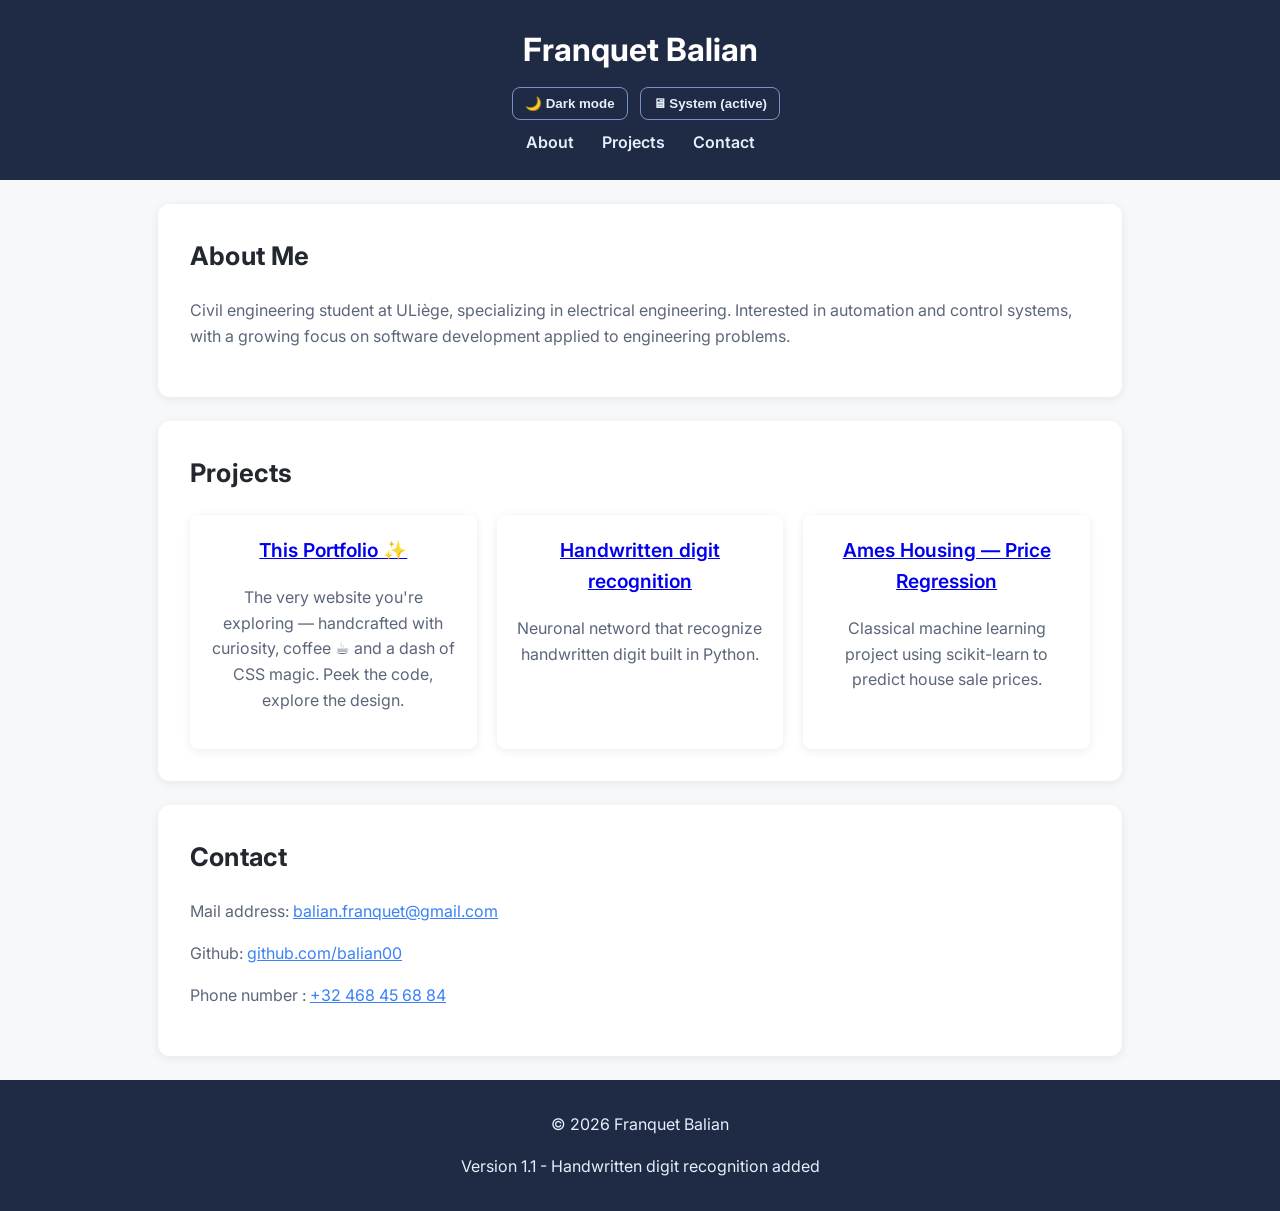
<file: index.html>
<!DOCTYPE html>
<html lang="en">
<head>
    <meta charset="UTF-8">
    <meta http-equiv="refresh" content="0; url=main/index.html">
    <meta name="viewport" content="width=device-width, initial-scale=1.0">
    <title>My Portfolio</title>
</head>
<body>
    <p>Redirecting to <a href="main/index.html">My Portfolio</a>...</p>
</body>
</html>
</file>
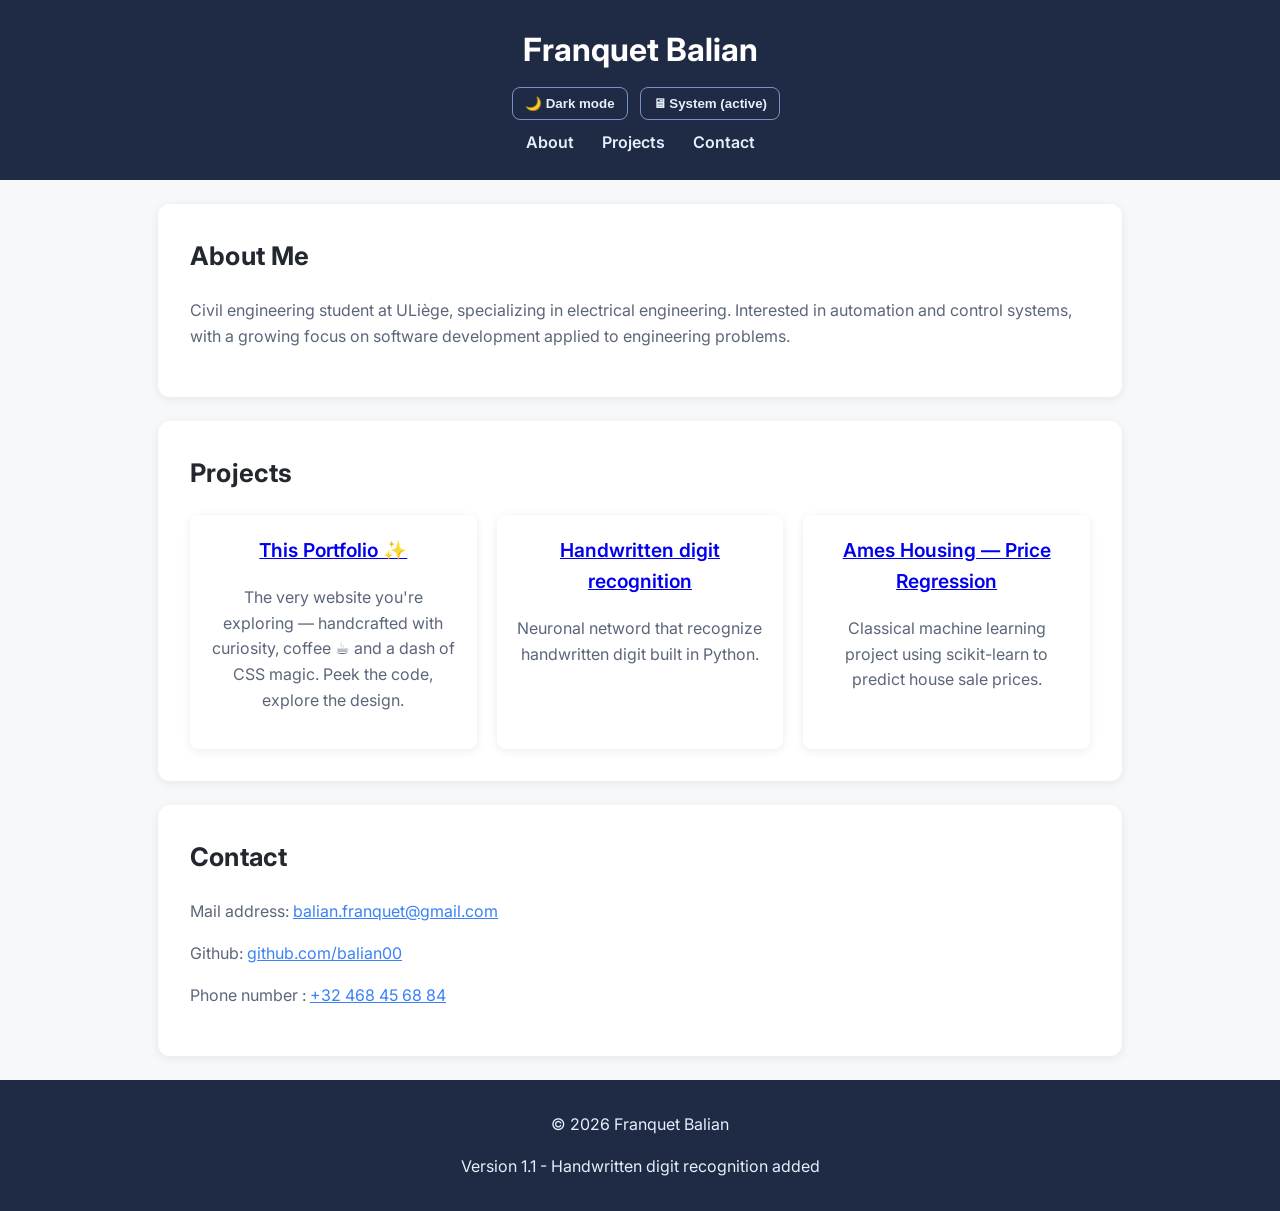
<file: main/index.html>
<!DOCTYPE html>
<html lang="en" data-theme="light">
<head>
    <meta charset="UTF-8">
    <meta name="viewport" content="width=device-width, initial-scale=1.0">
    <title>My Portfolio</title>
    <link rel="preconnect" href="https://fonts.googleapis.com">
    <link rel="preconnect" href="https://fonts.gstatic.com" crossorigin>
    <link href="https://fonts.googleapis.com/css2?family=Inter:wght@400;600;700&display=swap" rel="stylesheet">
    <link rel="stylesheet" href="style.css">
    <link id="favicon" rel="icon" href="light-theme_icon.png" type="image/png">
</head>
<body>
    <header>
                <h1>Franquet Balian</h1>
                <div class="theme-controls">
                    <button id="theme-toggle" aria-label="Toggle dark mode">🌙 Dark mode</button>
                    <button id="theme-system" aria-label="Use system theme">🖥 System</button>
                </div>
        <nav>
            <a href="#about">About</a>
            <a href="#projects">Projects</a>
            <a href="#contact">Contact</a>
        </nav>
    </header>

    <section id="about">
        <h2>About Me</h2>
        <p>Civil engineering student at ULiège, specializing in electrical engineering. Interested in automation and control systems, with a growing focus on software development applied to engineering problems.</p>
    </section>



    <section id="projects">
    <h2>Projects</h2>
    <div class="projects-grid">
        
        <div class="project">
        <h3><a href="../projects/portfolio.html">This Portfolio ✨</a></h3>
        <p>The very website you're exploring — handcrafted with curiosity, coffee ☕ and a dash of CSS magic. Peek the code, explore the design.</p>
        </div>
        <div class="project">
        <h3><a href="../projects/handwritten-digit-classifier.html">Handwritten digit recognition</a></h3>
        <p>Neuronal netword that recognize handwritten digit built in Python. </p>
        </div>
        <div class="project">
        <h3><a href="../projects/ames-housing-price-regression.html">Ames Housing — Price Regression</a></h3>
        <p>Classical machine learning project using scikit-learn to predict house sale prices.</p>
        </div>
    </div>
    </section>




    <section id="contact">
    <h2>Contact</h2>
    <p>Mail address: <a href="mailto:balian.franquet@gmail.com">balian.franquet@gmail.com</a></p>
    <p>Github: <a href="https://github.com/balian00" target="_blank" rel="noopener">github.com/balian00</a></p>
    <p>Phone number : <a href="tel:+32468456884">+32 468 45 68 84</a></p>
    </section>


    <footer>
        <p>&copy; 2026 Franquet Balian</p>
        <p> Version 1.1 - Handwritten digit recognition added </p>
    </footer>
    <script src="scrypt.js"></script>
</body>
</html>
</file>
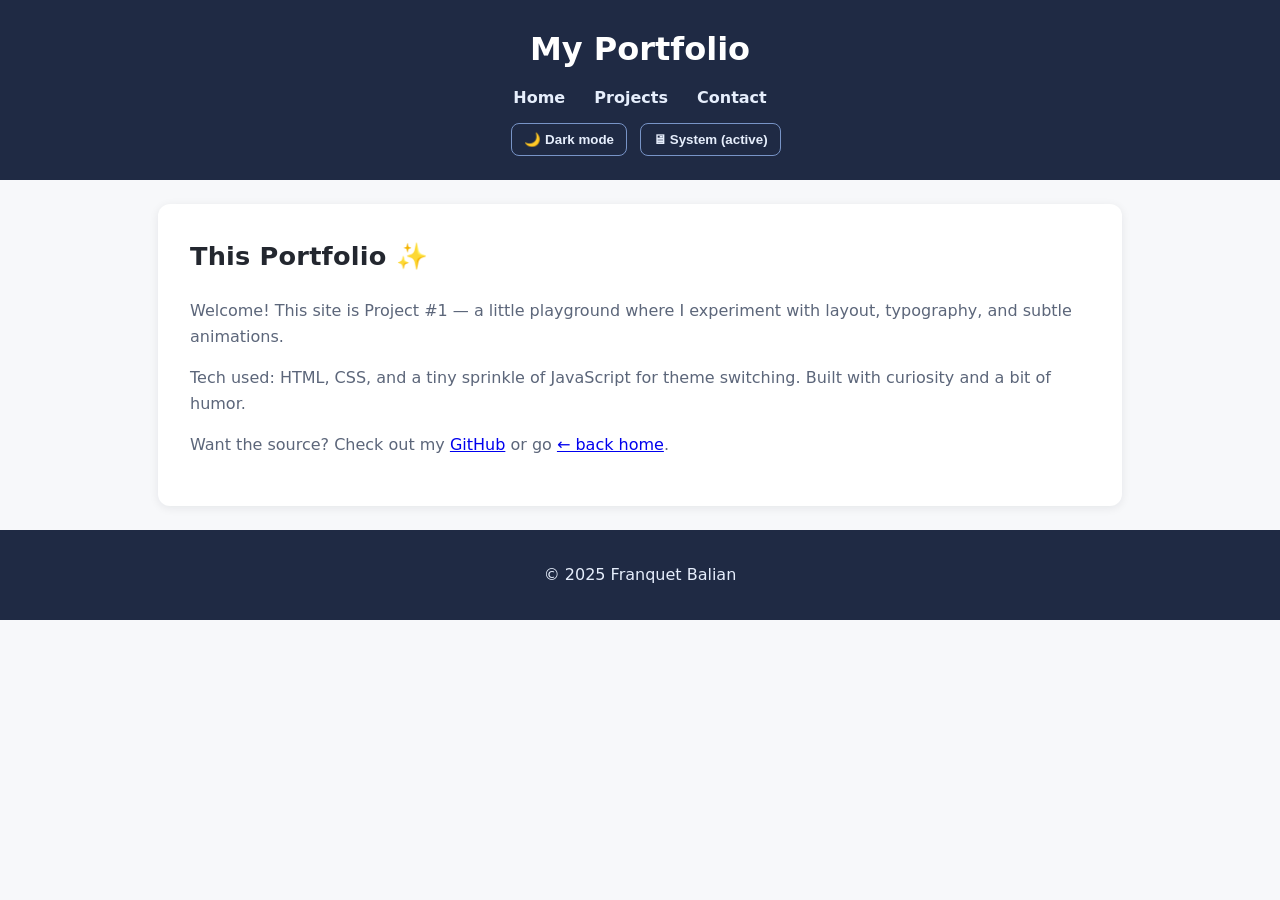
<file: project1.html>
<!DOCTYPE html>
<html lang="en">
<head>
    <meta charset="UTF-8">
    <meta name="viewport" content="width=device-width, initial-scale=1.0">
    <title>This Portfolio — Franquet Balian</title>
    <link rel="stylesheet" href="style.css">
    <script src="scrypt.js" defer></script>
</head>
<body>
    <header>
        <h1>My Portfolio</h1>
        <nav>
            <a href="index.html">Home</a>
            <a href="#projects">Projects</a>
            <a href="#contact">Contact</a>
        </nav>
        <div class="theme-controls">
            <button id="theme-toggle" aria-label="Toggle dark mode">🌙 Dark mode</button>
            <button id="theme-system" aria-label="Use system theme">🖥 System</button>
        </div>
    </header>

    <section>
        <h2>This Portfolio ✨</h2>
        <p>Welcome! This site is Project #1 — a little playground where I experiment with layout, typography, and subtle animations.</p>
        <p>Tech used: HTML, CSS, and a tiny sprinkle of JavaScript for theme switching. Built with curiosity and a bit of humor.</p>
        <p>Want the source? Check out my <a href="https://github.com/balian00" target="_blank" rel="noopener">GitHub</a> or go <a href="index.html">← back home</a>.</p>
    </section>

    <footer>
        <p>&copy; 2025 Franquet Balian</p>
    </footer>
</body>
</html>
</file>
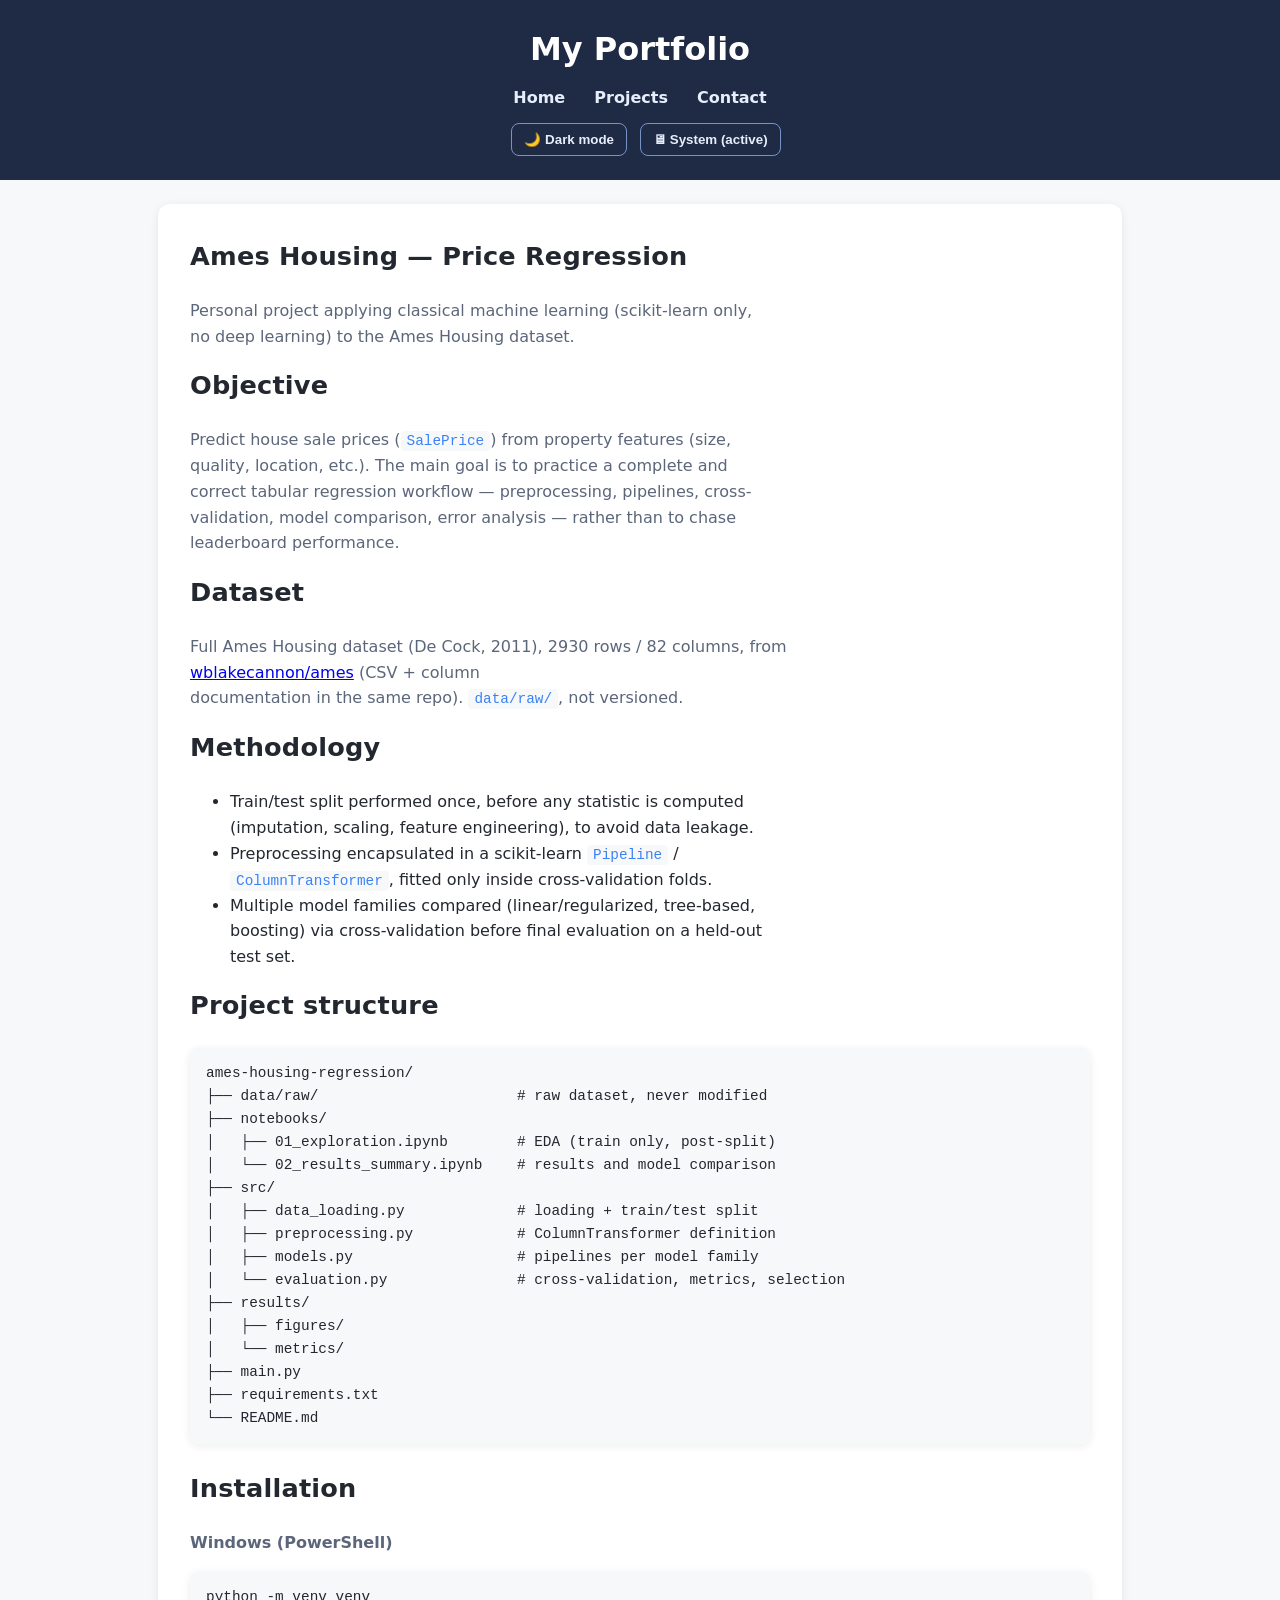
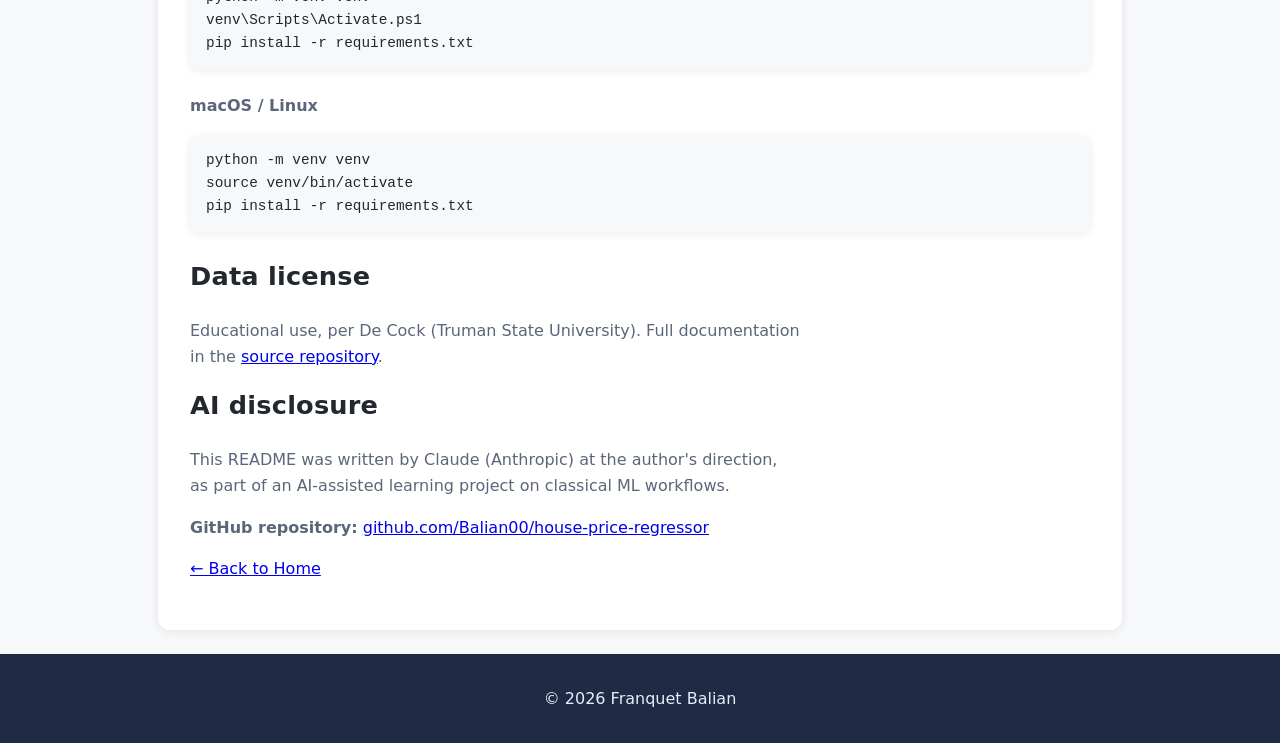
<file: projects/ames-housing-price-regression.html>
<!DOCTYPE html>
<html lang="en">
<head>
    <meta charset="UTF-8">
    <meta name="viewport" content="width=device-width, initial-scale=1.0">
    <title>Ames Housing — Price Regression</title>
    <link rel="stylesheet" href="../main/style.css">
    <script src="../main/scrypt.js" defer></script>
</head>
<body>
    <header>
        <h1>My Portfolio</h1>
        <nav>
            <a href="../main/index.html">Home</a>
            <a href="../main/index.html#projects">Projects</a>
            <a href="#contact">Contact</a>
        </nav>
        <div class="theme-controls">
            <button id="theme-toggle" aria-label="Toggle dark mode">🌙 Dark mode</button>
            <button id="theme-system" aria-label="Use system theme">🖥 System</button>
        </div>
    </header>

    <main>
        <section id="projects">
            <h2>Ames Housing — Price Regression</h2>
<p>Personal project applying classical machine learning (scikit-learn only,
<br>
no deep learning) to the Ames Housing dataset.</p>
<h2 id="user-content-objective">Objective</h2>
<p>Predict house sale prices (<code>SalePrice</code>) from property features (size,
<br>
quality, location, etc.). The main goal is to practice a complete and
<br>
correct tabular regression workflow — preprocessing, pipelines, cross-
<br>
validation, model comparison, error analysis — rather than to chase
<br>
leaderboard performance.</p>
<h2 id="user-content-dataset">Dataset</h2>
<p>Full Ames Housing dataset (De Cock, 2011), 2930 rows / 82 columns, from
<br>
<a href="https://github.com/wblakecannon/ames">wblakecannon/ames</a> (CSV + column
<br>
documentation in the same repo). <code>data/raw/</code>, not versioned.</p>
<h2 id="user-content-methodology">Methodology</h2>
<ul>
<li>Train/test split performed once, before any statistic is computed
<br>
(imputation, scaling, feature engineering), to avoid data leakage.</li>
<li>Preprocessing encapsulated in a scikit-learn <code>Pipeline</code> /
<br>
<code>ColumnTransformer</code>, fitted only inside cross-validation folds.</li>
<li>Multiple model families compared (linear/regularized, tree-based,
<br>
boosting) via cross-validation before final evaluation on a held-out
<br>
test set.</li>
</ul>
<h2 id="user-content-project-structure">Project structure</h2>
<pre><code>ames-housing-regression/
├── data/raw/                       # raw dataset, never modified
├── notebooks/
│   ├── 01_exploration.ipynb        # EDA (train only, post-split)
│   └── 02_results_summary.ipynb    # results and model comparison
├── src/
│   ├── data_loading.py             # loading + train/test split
│   ├── preprocessing.py            # ColumnTransformer definition
│   ├── models.py                   # pipelines per model family
│   └── evaluation.py               # cross-validation, metrics, selection
├── results/
│   ├── figures/
│   └── metrics/
├── main.py
├── requirements.txt
└── README.md
</code></pre>
<h2 id="user-content-installation">Installation</h2>
<p><strong>Windows (PowerShell)</strong></p>
<pre><code class="language-powershell">python -m venv venv
venv\Scripts\Activate.ps1
pip install -r requirements.txt
</code></pre>
<p><strong>macOS / Linux</strong></p>
<pre><code class="language-bash">python -m venv venv
source venv/bin/activate
pip install -r requirements.txt
</code></pre>
<h2 id="user-content-data-license">Data license</h2>
<p>Educational use, per De Cock (Truman State University). Full documentation
<br>
in the <a href="https://github.com/wblakecannon/ames">source repository</a>.</p>
<h2 id="user-content-ai-disclosure">AI disclosure</h2>
<p>This README was written by Claude (Anthropic) at the author's direction,
<br>
as part of an AI-assisted learning project on classical ML workflows.</p>
<p><strong>GitHub repository:</strong>
<a href="https://github.com/Balian00/house-price-regressor" target="_blank" rel="noopener noreferrer">github.com/Balian00/house-price-regressor</a></p>

            <p><a href="../main/index.html">← Back to Home</a></p>
        </section>
    </main>

    <footer id="contact">
        <p>&copy; 2026 Franquet Balian</p>
    </footer>
</body>
</html>
</file>
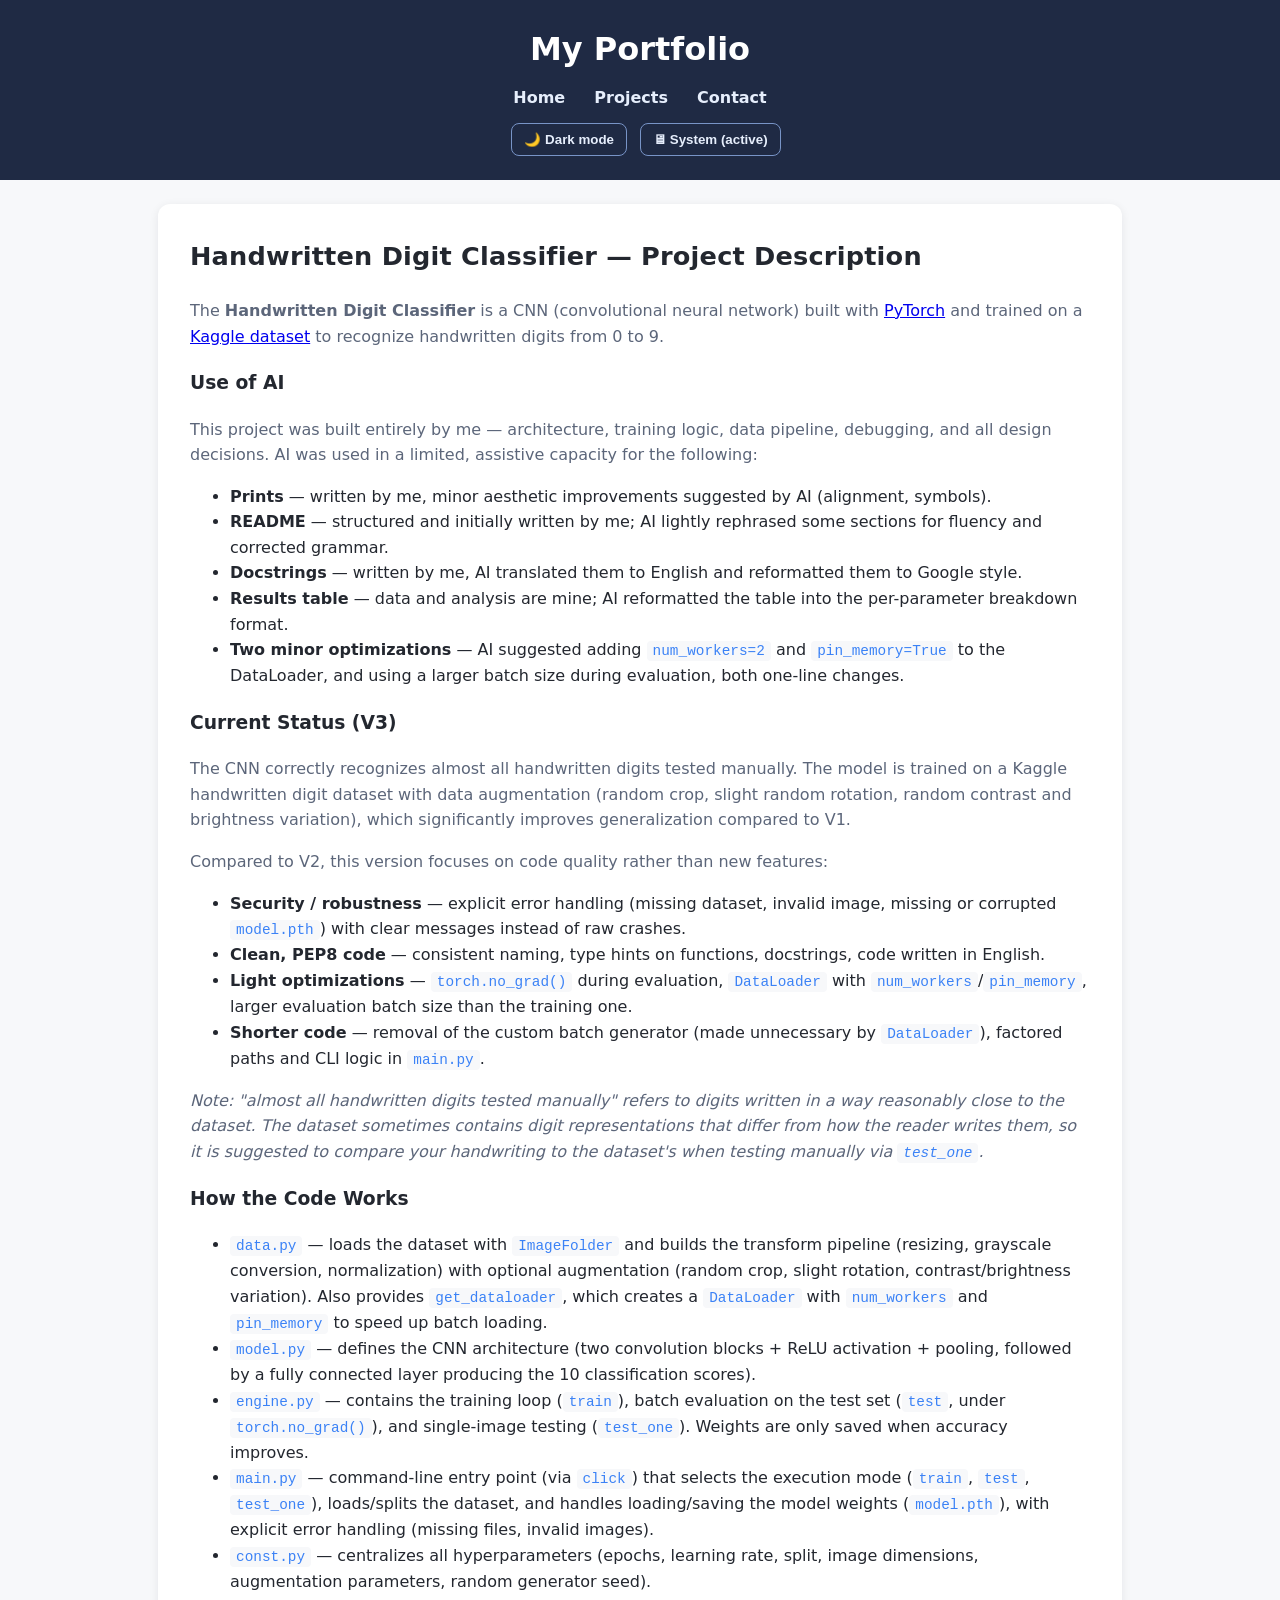
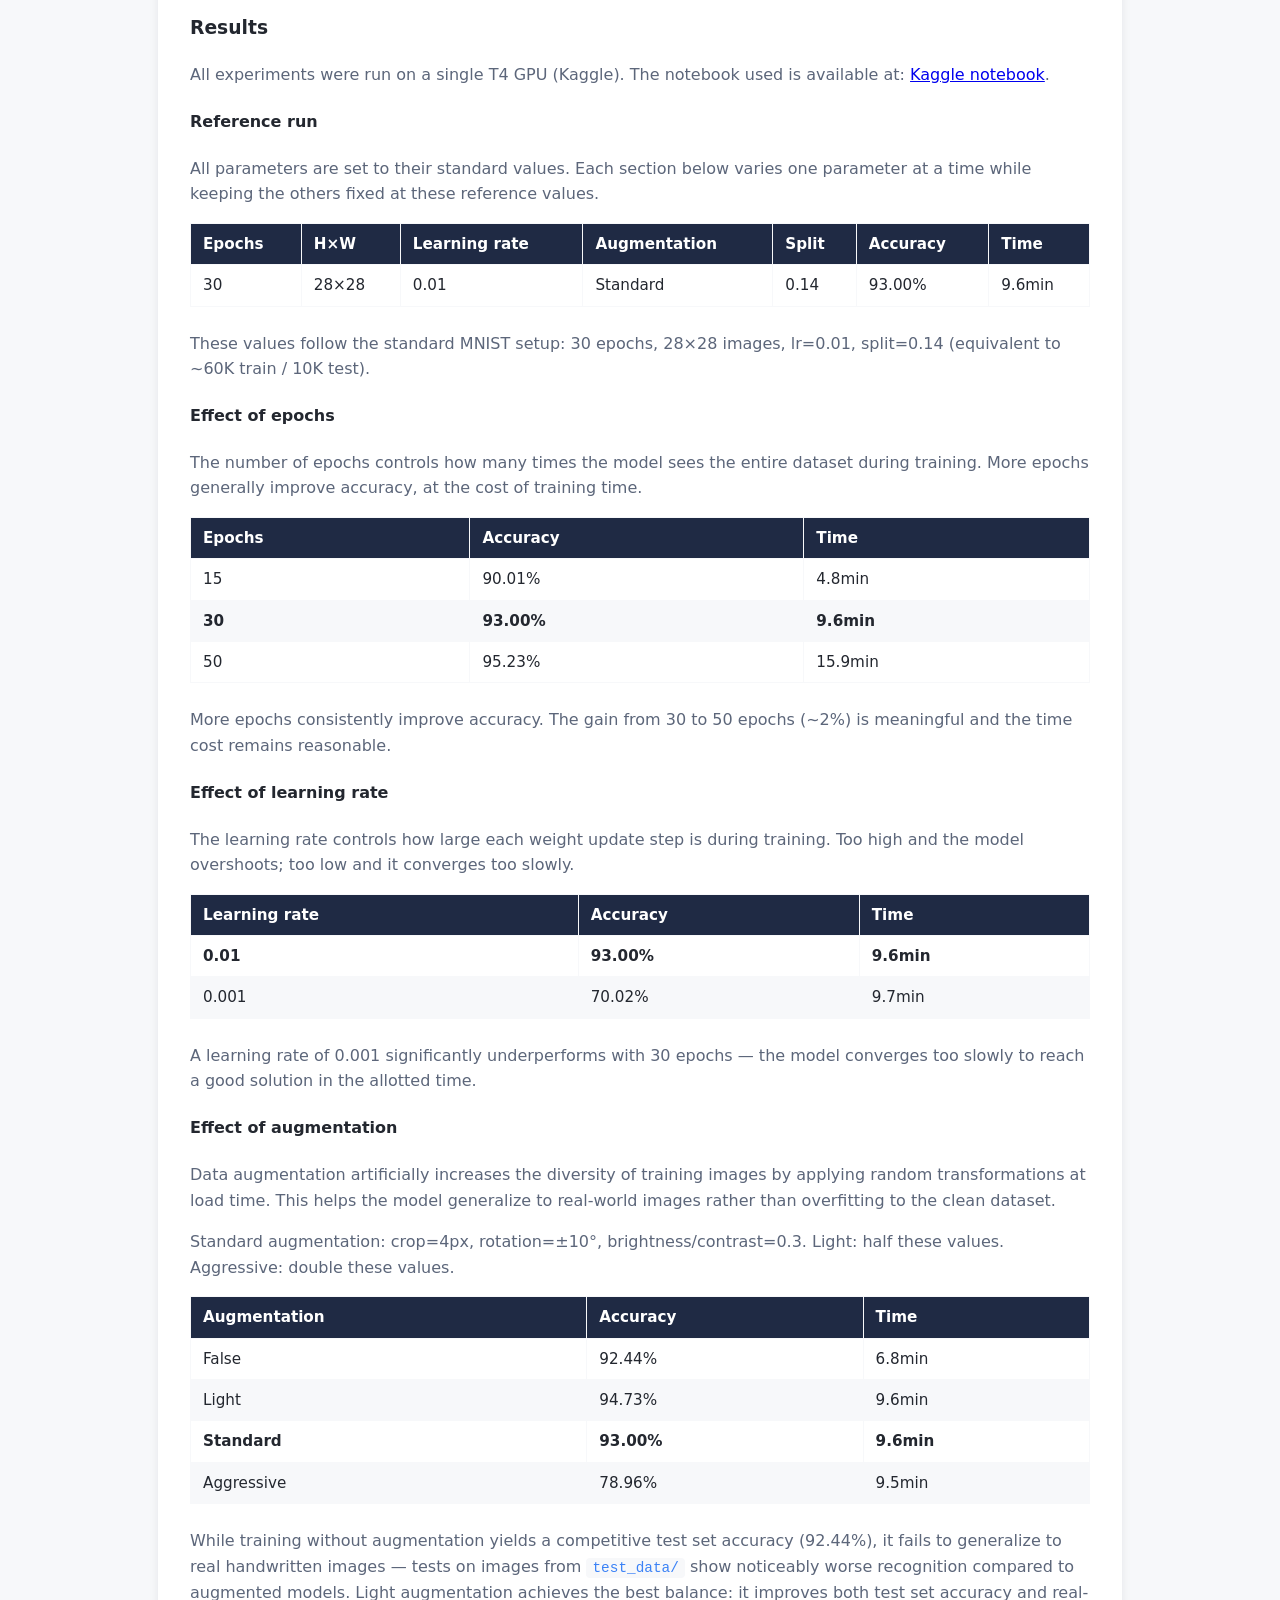
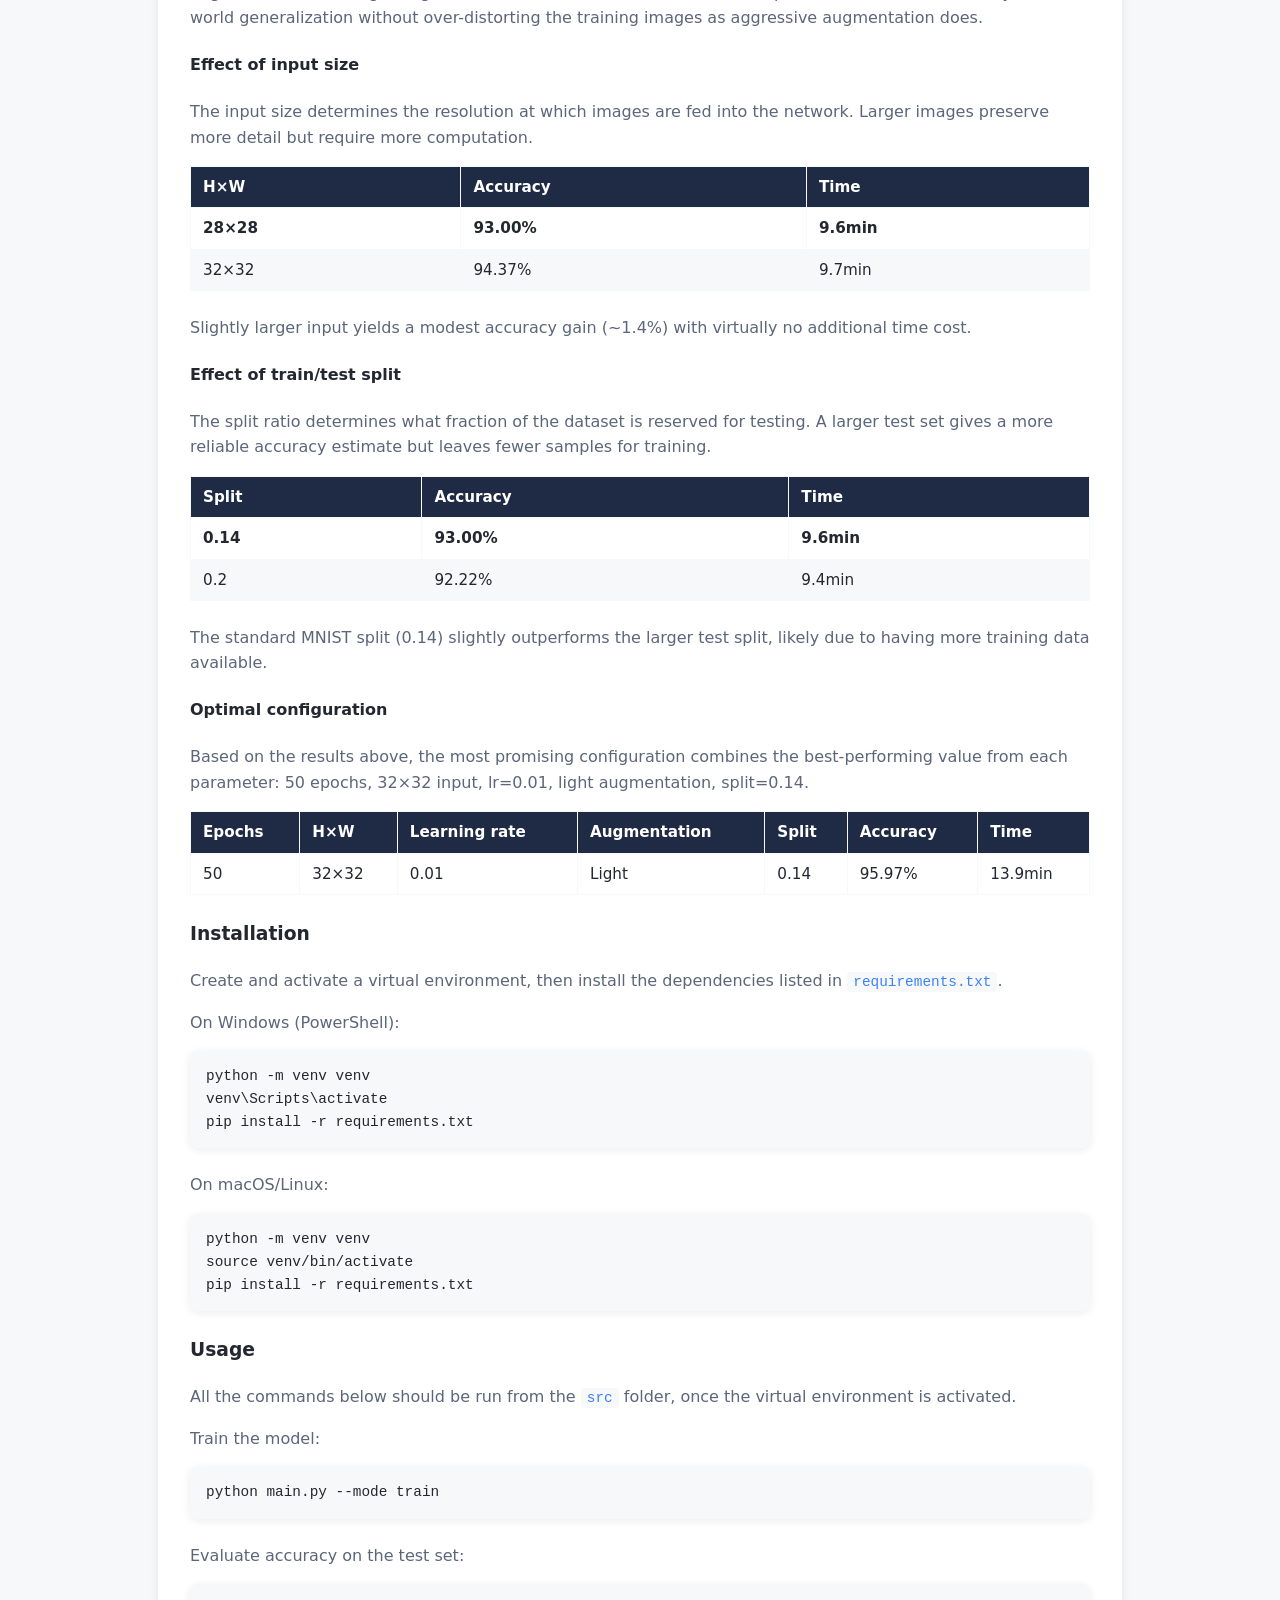
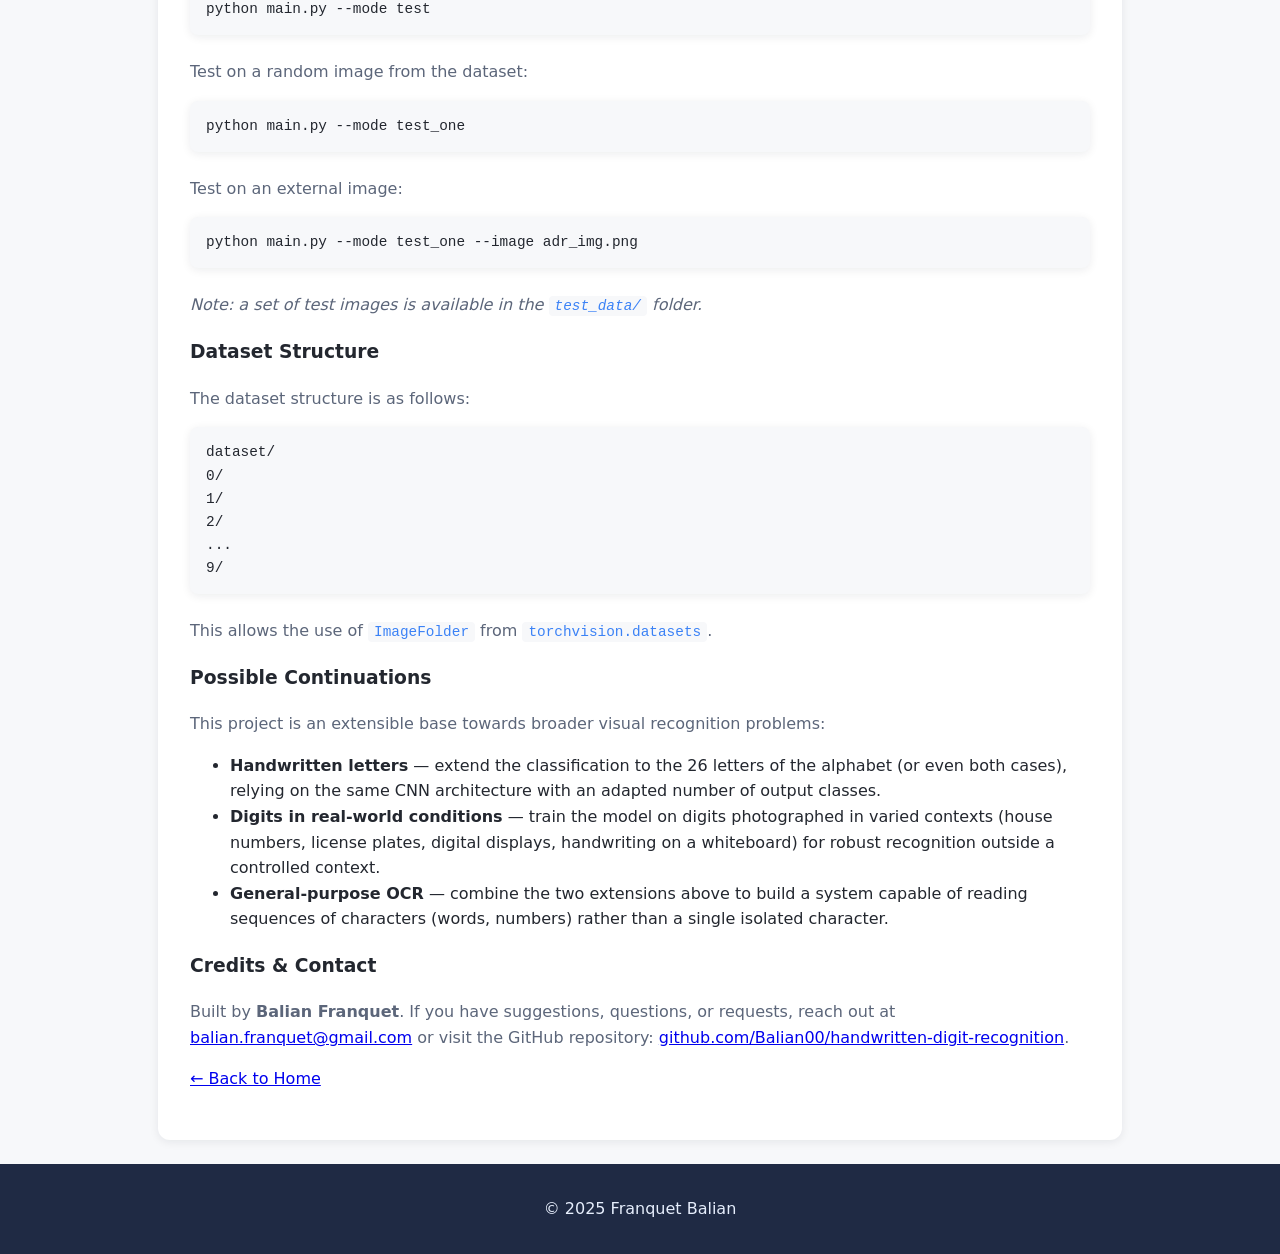
<file: projects/handwritten-digit-classifier.html>
<!DOCTYPE html>
<html lang="en">
<head>
    <meta charset="UTF-8">
    <meta name="viewport" content="width=device-width, initial-scale=1.0">
    <title>Project 3 - My Portfolio</title>
    <link rel="stylesheet" href="../main/style.css">
    <script src="../main/scrypt.js" defer></script>
</head>
<body>
    <header>
        <h1>My Portfolio</h1>
        <nav>
            <a href="../main/index.html">Home</a>
            <a href="#projects">Projects</a>
            <a href="#contact">Contact</a>
        </nav>
        <div class="theme-controls">
            <button id="theme-toggle" aria-label="Toggle dark mode">🌙 Dark mode</button>
            <button id="theme-system" aria-label="Use system theme">🖥 System</button>
        </div>
    </header>

    <main>
        <section id="projects">
            <h2>Handwritten Digit Classifier — Project Description</h2>

            <p>
                The <strong>Handwritten Digit Classifier</strong> is a CNN (convolutional neural network) built with
                <a href="https://pytorch.org/" target="_blank" rel="noopener noreferrer">PyTorch</a> and trained on a
                <a href="https://www.kaggle.com/datasets/panghalvishesh/handwritten-digit" target="_blank" rel="noopener noreferrer">Kaggle dataset</a>
                to recognize handwritten digits from 0 to 9.
            </p>

            <h3>Use of AI</h3>
            <p>
                This project was built entirely by me — architecture, training logic, data pipeline, debugging, and
                all design decisions. AI was used in a limited, assistive capacity for the following:
            </p>
            <ul>
                <li><strong>Prints</strong> — written by me, minor aesthetic improvements suggested by AI (alignment, symbols).</li>
                <li><strong>README</strong> — structured and initially written by me; AI lightly rephrased some sections for fluency and corrected grammar.</li>
                <li><strong>Docstrings</strong> — written by me, AI translated them to English and reformatted them to Google style.</li>
                <li><strong>Results table</strong> — data and analysis are mine; AI reformatted the table into the per-parameter breakdown format.</li>
                <li><strong>Two minor optimizations</strong> — AI suggested adding <code>num_workers=2</code> and <code>pin_memory=True</code> to the DataLoader, and using a larger batch size during evaluation, both one-line changes.</li>
            </ul>

            <h3>Current Status (V3)</h3>
            <p>
                The CNN correctly recognizes almost all handwritten digits tested manually. The model is trained on a
                Kaggle handwritten digit dataset with data augmentation (random crop, slight random rotation, random
                contrast and brightness variation), which significantly improves generalization compared to V1.
            </p>
            <p>Compared to V2, this version focuses on code quality rather than new features:</p>
            <ul>
                <li><strong>Security / robustness</strong> — explicit error handling (missing dataset, invalid image, missing or corrupted <code>model.pth</code>) with clear messages instead of raw crashes.</li>
                <li><strong>Clean, PEP8 code</strong> — consistent naming, type hints on functions, docstrings, code written in English.</li>
                <li><strong>Light optimizations</strong> — <code>torch.no_grad()</code> during evaluation, <code>DataLoader</code> with <code>num_workers</code>/<code>pin_memory</code>, larger evaluation batch size than the training one.</li>
                <li><strong>Shorter code</strong> — removal of the custom batch generator (made unnecessary by <code>DataLoader</code>), factored paths and CLI logic in <code>main.py</code>.</li>
            </ul>
            <p>
                <em>Note: "almost all handwritten digits tested manually" refers to digits written in a way reasonably
                close to the dataset. The dataset sometimes contains digit representations that differ from how the
                reader writes them, so it is suggested to compare your handwriting to the dataset's when testing
                manually via <code>test_one</code>.</em>
            </p>

            <h3>How the Code Works</h3>
            <ul>
                <li><code>data.py</code> — loads the dataset with <code>ImageFolder</code> and builds the transform pipeline (resizing, grayscale conversion, normalization) with optional augmentation (random crop, slight rotation, contrast/brightness variation). Also provides <code>get_dataloader</code>, which creates a <code>DataLoader</code> with <code>num_workers</code> and <code>pin_memory</code> to speed up batch loading.</li>
                <li><code>model.py</code> — defines the CNN architecture (two convolution blocks + ReLU activation + pooling, followed by a fully connected layer producing the 10 classification scores).</li>
                <li><code>engine.py</code> — contains the training loop (<code>train</code>), batch evaluation on the test set (<code>test</code>, under <code>torch.no_grad()</code>), and single-image testing (<code>test_one</code>). Weights are only saved when accuracy improves.</li>
                <li><code>main.py</code> — command-line entry point (via <code>click</code>) that selects the execution mode (<code>train</code>, <code>test</code>, <code>test_one</code>), loads/splits the dataset, and handles loading/saving the model weights (<code>model.pth</code>), with explicit error handling (missing files, invalid images).</li>
                <li><code>const.py</code> — centralizes all hyperparameters (epochs, learning rate, split, image dimensions, augmentation parameters, random generator seed).</li>
            </ul>

            <h3>Results</h3>
            <p>
                All experiments were run on a single T4 GPU (Kaggle). The notebook used is available at:
                <a href="https://www.kaggle.com/code/balianfranquet/training-cnn-model-to-digit-recognition" target="_blank" rel="noopener noreferrer">Kaggle notebook</a>.
            </p>

            <h4>Reference run</h4>
            <p>
                All parameters are set to their standard values. Each section below varies one parameter at a time
                while keeping the others fixed at these reference values.
            </p>
            <table>
                <thead>
                    <tr><th>Epochs</th><th>H×W</th><th>Learning rate</th><th>Augmentation</th><th>Split</th><th>Accuracy</th><th>Time</th></tr>
                </thead>
                <tbody>
                    <tr><td>30</td><td>28×28</td><td>0.01</td><td>Standard</td><td>0.14</td><td>93.00%</td><td>9.6min</td></tr>
                </tbody>
            </table>
            <p>
                These values follow the standard MNIST setup: 30 epochs, 28×28 images, lr=0.01, split=0.14
                (equivalent to ~60K train / 10K test).
            </p>

            <h4>Effect of epochs</h4>
            <p>
                The number of epochs controls how many times the model sees the entire dataset during training. More
                epochs generally improve accuracy, at the cost of training time.
            </p>
            <table>
                <thead><tr><th>Epochs</th><th>Accuracy</th><th>Time</th></tr></thead>
                <tbody>
                    <tr><td>15</td><td>90.01%</td><td>4.8min</td></tr>
                    <tr><td><strong>30</strong></td><td><strong>93.00%</strong></td><td><strong>9.6min</strong></td></tr>
                    <tr><td>50</td><td>95.23%</td><td>15.9min</td></tr>
                </tbody>
            </table>
            <p>More epochs consistently improve accuracy. The gain from 30 to 50 epochs (~2%) is meaningful and the time cost remains reasonable.</p>

            <h4>Effect of learning rate</h4>
            <p>
                The learning rate controls how large each weight update step is during training. Too high and the
                model overshoots; too low and it converges too slowly.
            </p>
            <table>
                <thead><tr><th>Learning rate</th><th>Accuracy</th><th>Time</th></tr></thead>
                <tbody>
                    <tr><td><strong>0.01</strong></td><td><strong>93.00%</strong></td><td><strong>9.6min</strong></td></tr>
                    <tr><td>0.001</td><td>70.02%</td><td>9.7min</td></tr>
                </tbody>
            </table>
            <p>A learning rate of 0.001 significantly underperforms with 30 epochs — the model converges too slowly to reach a good solution in the allotted time.</p>

            <h4>Effect of augmentation</h4>
            <p>
                Data augmentation artificially increases the diversity of training images by applying random
                transformations at load time. This helps the model generalize to real-world images rather than
                overfitting to the clean dataset.
            </p>
            <p>
                Standard augmentation: crop=4px, rotation=±10°, brightness/contrast=0.3. Light: half these values.
                Aggressive: double these values.
            </p>
            <table>
                <thead><tr><th>Augmentation</th><th>Accuracy</th><th>Time</th></tr></thead>
                <tbody>
                    <tr><td>False</td><td>92.44%</td><td>6.8min</td></tr>
                    <tr><td>Light</td><td>94.73%</td><td>9.6min</td></tr>
                    <tr><td><strong>Standard</strong></td><td><strong>93.00%</strong></td><td><strong>9.6min</strong></td></tr>
                    <tr><td>Aggressive</td><td>78.96%</td><td>9.5min</td></tr>
                </tbody>
            </table>
            <p>
                While training without augmentation yields a competitive test set accuracy (92.44%), it fails to
                generalize to real handwritten images — tests on images from <code>test_data/</code> show noticeably
                worse recognition compared to augmented models. Light augmentation achieves the best balance: it
                improves both test set accuracy and real-world generalization without over-distorting the training
                images as aggressive augmentation does.
            </p>

            <h4>Effect of input size</h4>
            <p>
                The input size determines the resolution at which images are fed into the network. Larger images
                preserve more detail but require more computation.
            </p>
            <table>
                <thead><tr><th>H×W</th><th>Accuracy</th><th>Time</th></tr></thead>
                <tbody>
                    <tr><td><strong>28×28</strong></td><td><strong>93.00%</strong></td><td><strong>9.6min</strong></td></tr>
                    <tr><td>32×32</td><td>94.37%</td><td>9.7min</td></tr>
                </tbody>
            </table>
            <p>Slightly larger input yields a modest accuracy gain (~1.4%) with virtually no additional time cost.</p>

            <h4>Effect of train/test split</h4>
            <p>
                The split ratio determines what fraction of the dataset is reserved for testing. A larger test set
                gives a more reliable accuracy estimate but leaves fewer samples for training.
            </p>
            <table>
                <thead><tr><th>Split</th><th>Accuracy</th><th>Time</th></tr></thead>
                <tbody>
                    <tr><td><strong>0.14</strong></td><td><strong>93.00%</strong></td><td><strong>9.6min</strong></td></tr>
                    <tr><td>0.2</td><td>92.22%</td><td>9.4min</td></tr>
                </tbody>
            </table>
            <p>The standard MNIST split (0.14) slightly outperforms the larger test split, likely due to having more training data available.</p>

            <h4>Optimal configuration</h4>
            <p>
                Based on the results above, the most promising configuration combines the best-performing value from
                each parameter: 50 epochs, 32×32 input, lr=0.01, light augmentation, split=0.14.
            </p>
            <table>
                <thead>
                    <tr><th>Epochs</th><th>H×W</th><th>Learning rate</th><th>Augmentation</th><th>Split</th><th>Accuracy</th><th>Time</th></tr>
                </thead>
                <tbody>
                    <tr><td>50</td><td>32×32</td><td>0.01</td><td>Light</td><td>0.14</td><td>95.97%</td><td>13.9min</td></tr>
                </tbody>
            </table>

            <h3>Installation</h3>
            <p>Create and activate a virtual environment, then install the dependencies listed in <code>requirements.txt</code>.</p>
            <p>On Windows (PowerShell):</p>
            <pre><code>python -m venv venv
venv\Scripts\activate
pip install -r requirements.txt
</code></pre>
            <p>On macOS/Linux:</p>
            <pre><code>python -m venv venv
source venv/bin/activate
pip install -r requirements.txt
</code></pre>

            <h3>Usage</h3>
            <p>All the commands below should be run from the <code>src</code> folder, once the virtual environment is activated.</p>
            <p>Train the model:</p>
            <pre><code>python main.py --mode train</code></pre>
            <p>Evaluate accuracy on the test set:</p>
            <pre><code>python main.py --mode test</code></pre>
            <p>Test on a random image from the dataset:</p>
            <pre><code>python main.py --mode test_one</code></pre>
            <p>Test on an external image:</p>
            <pre><code>python main.py --mode test_one --image adr_img.png</code></pre>
            <p><em>Note: a set of test images is available in the <code>test_data/</code> folder.</em></p>

            <h3>Dataset Structure</h3>
            <p>The dataset structure is as follows:</p>
            <pre><code>dataset/
0/
1/
2/
...
9/
</code></pre>
            <p>This allows the use of <code>ImageFolder</code> from <code>torchvision.datasets</code>.</p>

            <h3>Possible Continuations</h3>
            <p>This project is an extensible base towards broader visual recognition problems:</p>
            <ul>
                <li><strong>Handwritten letters</strong> — extend the classification to the 26 letters of the alphabet (or even both cases), relying on the same CNN architecture with an adapted number of output classes.</li>
                <li><strong>Digits in real-world conditions</strong> — train the model on digits photographed in varied contexts (house numbers, license plates, digital displays, handwriting on a whiteboard) for robust recognition outside a controlled context.</li>
                <li><strong>General-purpose OCR</strong> — combine the two extensions above to build a system capable of reading sequences of characters (words, numbers) rather than a single isolated character.</li>
            </ul>

            <h3>Credits & Contact</h3>
            <p>
                Built by <strong>Balian Franquet</strong>. If you have suggestions, questions, or requests, reach out at
                <a href="mailto:balian.franquet@gmail.com">balian.franquet@gmail.com</a> or visit the GitHub repository:
                <a href="https://github.com/Balian00/handwritten-digit-recognition" target="_blank" rel="noopener noreferrer">github.com/Balian00/handwritten-digit-recognition</a>.
            </p>

            <p><a href="../main/index.html">← Back to Home</a></p>
        </section>
    </main>

    <footer id="contact">
        <p>&copy; 2025 Franquet Balian</p>
    </footer>
</body>
</html>
</file>
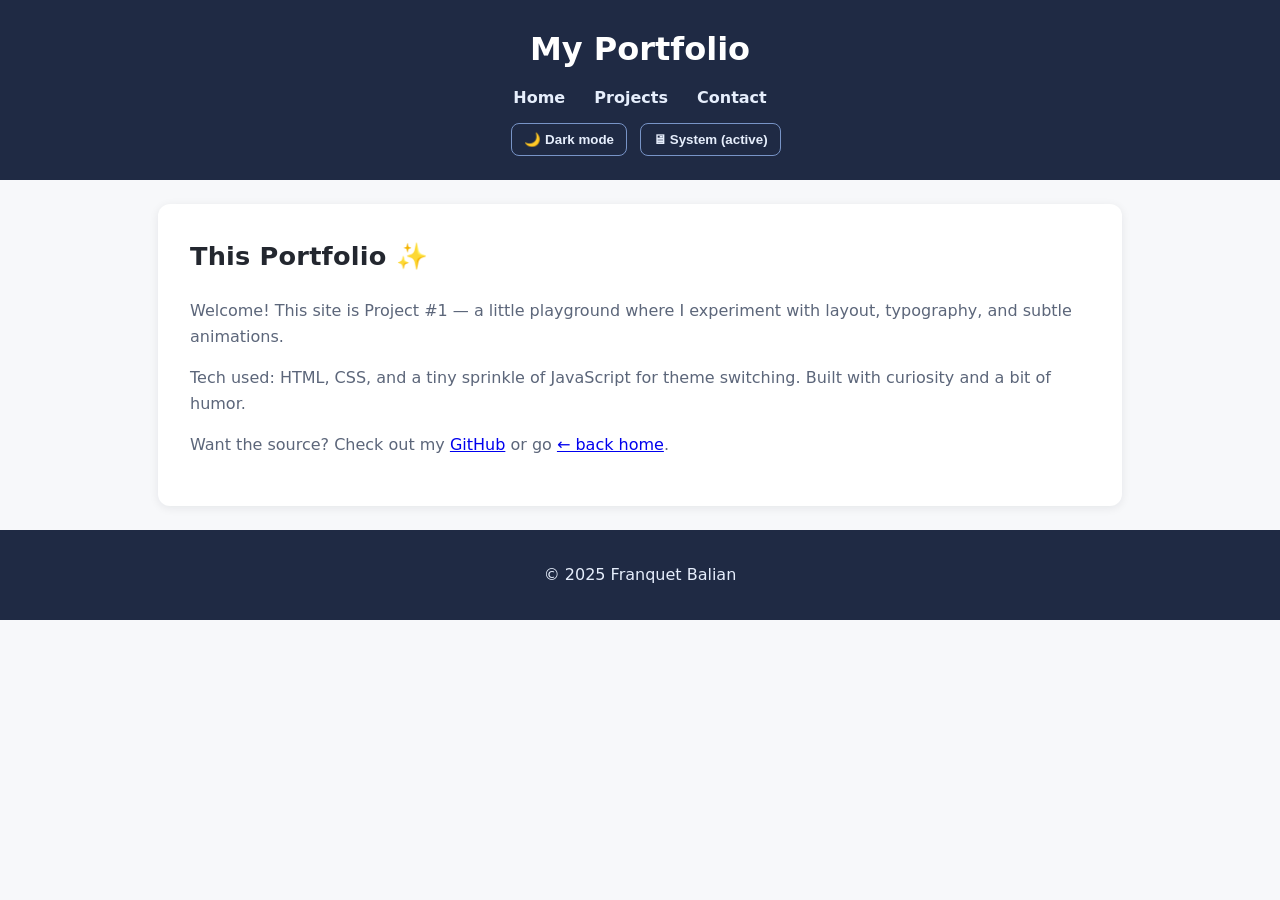
<file: projects/portfolio.html>
<!DOCTYPE html>
<html lang="en">
<head>
    <meta charset="UTF-8">
    <meta name="viewport" content="width=device-width, initial-scale=1.0">
    <title>This Portfolio — Franquet Balian</title>
    <link rel="stylesheet" href="../main/style.css">
    <script src="../main/scrypt.js" defer></script>
</head>
<body>
    <header>
        <h1>My Portfolio</h1>
        <nav>
            <a href="../main/index.html">Home</a>
            <a href="#projects">Projects</a>
            <a href="#contact">Contact</a>
        </nav>
        <div class="theme-controls">
            <button id="theme-toggle" aria-label="Toggle dark mode">🌙 Dark mode</button>
            <button id="theme-system" aria-label="Use system theme">🖥 System</button>
        </div>
    </header>

    <section>
        <h2>This Portfolio ✨</h2>
        <p>Welcome! This site is Project #1 — a little playground where I experiment with layout, typography, and subtle animations.</p>
        <p>Tech used: HTML, CSS, and a tiny sprinkle of JavaScript for theme switching. Built with curiosity and a bit of humor.</p>
        <p>Want the source? Check out my <a href="https://github.com/balian00" target="_blank" rel="noopener">GitHub</a> or go <a href="../main/index.html">← back home</a>.</p>
    </section>

    <footer>
        <p>&copy; 2025 Franquet Balian</p>
    </footer>
</body>
</html>
</file>
<file: main/style.css>
:root {
  /* Light theme (default) */
  --bg-color: #f7f8fa;
  --header-color: #1f2a44;      /* dark blue-gray */
  --content-color: #ffffff;
  --text-color: #23272f;        /* near-black for readability */
  --muted-text: #5c667a;        /* secondary text */
  --accent-color: #3b82f6;      /* friendly blue */
  --shadow: 0 2px 10px rgba(17, 24, 39, 0.08);
}

html[data-theme="light"] {
  color-scheme: light;
}
html[data-theme="dark"] {
  color-scheme: dark;
}

/* Base */
html { scroll-behavior: smooth; }
html {
  scroll-padding-top: 0.1px;
}
body {
  font-family: "Inter", system-ui, -apple-system, Segoe UI, Roboto, Arial, sans-serif;
  margin: 0;
  background: var(--bg-color);
  color: var(--text-color);
  line-height: 1.6;
}

/* Header */
header {
  background: var(--header-color);
  color: #fff;
  text-align: center;
  padding: 24px 16px;
  margin-bottom: 24px;
}
header h1 { margin: 0; font-weight: 700; }

/* Header logo/icon */
#theme-icon {
  width: 36px;
  height: 36px;
  vertical-align: middle;
  margin-right: 10px;
}

.theme-controls { display: inline-block; margin-left: 12px; }

/* Navigation */
nav { margin-top: 10px; }
nav a {
  color: #e6eefc;
  margin: 0 12px;
  text-decoration: none;
  font-weight: 600;
}
nav a:hover { color: #ffffff; }

/* Sections */
section {
  padding: 32px;
  max-width: 900px;
  margin: 0 auto 24px;
  background: var(--content-color);
  color: var(--text-color);
  border-radius: 12px;
  box-shadow: var(--shadow);
}
section h2 {
  margin-top: 0;
  font-size: 1.6rem;
  font-weight: 700;
}
section p { color: var(--muted-text); }

/* Footer */
footer {
  text-align: center;
  padding: 16px;
  background: var(--header-color);
  color: #e6eefc;
}


/* Dark theme overrides when [data-theme="dark"] is set on <html> */
html[data-theme="dark"] {
  --bg-color: #0f172a;       /* slate-900 */
  --header-color: #0b1220;   /* even darker */
  --content-color: #111827;  /* gray-900 */
  --text-color: #e5e7eb;     /* gray-200 */
  --muted-text: #cbd5e1;     /* slate-300 */
  --accent-color: #60a5fa;   /* lighter blue */
  --shadow: 0 2px 10px rgba(0,0,0,0.35);
}

/* Optional: adapt nav colors in dark mode */
html[data-theme="dark"] nav a { color: #c7d7f9; }
html[data-theme="dark"] nav a:hover { color: #ffffff; }

/* Theme toggle button */
#theme-toggle {
  margin-top: 12px;
  background: transparent;
  border: 1px solid #7894c7;
  color: #e6eefc;
  padding: 8px 12px;
  border-radius: 8px;
  cursor: pointer;
  font-weight: 600;
  transition: border-color 0.2s ease;
}
#theme-toggle:hover { border-color: #a9c2f2; }
html[data-theme="dark"] #theme-toggle {
  border-color: #475569;
  color: #e0e7ff;
}
html[data-theme="dark"] #theme-toggle:hover {
  border-color: #64748b;
}

#theme-system {
  margin-top: 12px;
  background: transparent;
  border: 1px solid #7894c7;
  color: #e6eefc;
  padding: 8px 12px;
  border-radius: 8px;
  cursor: pointer;
  font-weight: 600;
  transition: border-color 0.2s ease;
  margin-left: 8px;
}
#theme-system:hover { border-color: #a9c2f2; }
html[data-theme="dark"] #theme-system { border-color: #475569; color: #e0e7ff; }
html[data-theme="dark"] #theme-system:hover { border-color: #64748b; }


.projects-grid {
  display: grid;
  grid-template-columns: repeat(auto-fit, minmax(260px, 1fr));
  gap: 20px;
}

.project {
  background: var(--content-color);
  padding: 20px;
  border-radius: 8px;
  box-shadow: var(--shadow);
  text-align: center;
}

.project h3 {
  margin-top: 0;
  font-size: 1.2rem;
  font-weight: 600;
}


/* Better hover */
nav a {
  transition: color .15s ease, border-color .15s ease;
  border-bottom: 2px solid transparent;
}
nav a:hover {
  color: var(--accent-color);
  border-color: var(--accent-color);
}

/* Active link style (class we'll add) */
nav a.active {
  color: var(--accent-color);
  border-color: var(--accent-color);
}


section p { 
  color: var(--muted-text);
  margin: 0.5rem 0 1rem;
}
section h2 {
  letter-spacing: 0.2px;
}


#contact a { color: var(--accent-color); }
#contact a:hover { text-decoration: underline; }


a:focus-visible, button:focus-visible {
  outline: 2px solid var(--accent-color);
  outline-offset: 2px;
}

/* Tables (results, comparisons) */
table {
  width: 100%;
  border-collapse: collapse;
  margin: 1rem 0 1.5rem;
  font-size: 0.95rem;
}
th, td {
  padding: 8px 12px;
  text-align: left;
  border: 1px solid var(--bg-color);
  color: var(--text-color);
}
th {
  background: var(--header-color);
  color: #fff;
  font-weight: 600;
}
tbody tr:nth-child(even) {
  background: var(--bg-color);
}
html[data-theme="dark"] th, html[data-theme="dark"] td {
  border-color: #1f2937;
}

/* Inline code and code blocks */
code {
  font-family: "SFMono-Regular", Consolas, "Liberation Mono", Menlo, monospace;
  background: var(--bg-color);
  color: var(--accent-color);
  padding: 2px 6px;
  border-radius: 4px;
  font-size: 0.9em;
}
pre {
  background: var(--bg-color);
  color: var(--text-color);
  padding: 14px 16px;
  border-radius: 8px;
  overflow-x: auto;
  margin: 1rem 0 1.5rem;
  box-shadow: var(--shadow);
}
pre code {
  background: none;
  color: inherit;
  padding: 0;
  border-radius: 0;
  font-size: 0.9rem;
}
</file>
<file: style.css>
:root {
  /* Light theme (default) */
  --bg-color: #f7f8fa;
  --header-color: #1f2a44;      /* dark blue-gray */
  --content-color: #ffffff;
  --text-color: #23272f;        /* near-black for readability */
  --muted-text: #5c667a;        /* secondary text */
  --accent-color: #3b82f6;      /* friendly blue */
  --shadow: 0 2px 10px rgba(17, 24, 39, 0.08);
}

html[data-theme="light"] {
  color-scheme: light;
}
html[data-theme="dark"] {
  color-scheme: dark;
}

/* Base */
html { scroll-behavior: smooth; }
html {
  scroll-padding-top: 0.1px;
}
body {
  font-family: "Inter", system-ui, -apple-system, Segoe UI, Roboto, Arial, sans-serif;
  margin: 0;
  background: var(--bg-color);
  color: var(--text-color);
  line-height: 1.6;
}

/* Header */
header {
  background: var(--header-color);
  color: #fff;
  text-align: center;
  padding: 24px 16px;
  margin-bottom: 24px;
}
header h1 { margin: 0; font-weight: 700; }

/* Header logo/icon */
#theme-icon {
  width: 36px;
  height: 36px;
  vertical-align: middle;
  margin-right: 10px;
}

.theme-controls { display: inline-block; margin-left: 12px; }

/* Navigation */
nav { margin-top: 10px; }
nav a {
  color: #e6eefc;
  margin: 0 12px;
  text-decoration: none;
  font-weight: 600;
}
nav a:hover { color: #ffffff; }

/* Sections */
section {
  padding: 32px;
  max-width: 900px;
  margin: 0 auto 24px;
  background: var(--content-color);
  color: var(--text-color);
  border-radius: 12px;
  box-shadow: var(--shadow);
}
section h2 {
  margin-top: 0;
  font-size: 1.6rem;
  font-weight: 700;
}
section p { color: var(--muted-text); }

/* Footer */
footer {
  text-align: center;
  padding: 16px;
  background: var(--header-color);
  color: #e6eefc;
}


/* Dark theme overrides when [data-theme="dark"] is set on <html> */
html[data-theme="dark"] {
  --bg-color: #0f172a;       /* slate-900 */
  --header-color: #0b1220;   /* even darker */
  --content-color: #111827;  /* gray-900 */
  --text-color: #e5e7eb;     /* gray-200 */
  --muted-text: #cbd5e1;     /* slate-300 */
  --accent-color: #60a5fa;   /* lighter blue */
  --shadow: 0 2px 10px rgba(0,0,0,0.35);
}

/* Optional: adapt nav colors in dark mode */
html[data-theme="dark"] nav a { color: #c7d7f9; }
html[data-theme="dark"] nav a:hover { color: #ffffff; }

/* Theme toggle button */
#theme-toggle {
  margin-top: 12px;
  background: transparent;
  border: 1px solid #7894c7;
  color: #e6eefc;
  padding: 8px 12px;
  border-radius: 8px;
  cursor: pointer;
  font-weight: 600;
  transition: border-color 0.2s ease;
}
#theme-toggle:hover { border-color: #a9c2f2; }
html[data-theme="dark"] #theme-toggle {
  border-color: #475569;
  color: #e0e7ff;
}
html[data-theme="dark"] #theme-toggle:hover {
  border-color: #64748b;
}

#theme-system {
  margin-top: 12px;
  background: transparent;
  border: 1px solid #7894c7;
  color: #e6eefc;
  padding: 8px 12px;
  border-radius: 8px;
  cursor: pointer;
  font-weight: 600;
  transition: border-color 0.2s ease;
  margin-left: 8px;
}
#theme-system:hover { border-color: #a9c2f2; }
html[data-theme="dark"] #theme-system { border-color: #475569; color: #e0e7ff; }
html[data-theme="dark"] #theme-system:hover { border-color: #64748b; }


.projects-grid {
  display: grid;
  grid-template-columns: repeat(auto-fit, minmax(260px, 1fr));
  gap: 20px;
}

.project {
  background: var(--content-color);
  padding: 20px;
  border-radius: 8px;
  box-shadow: var(--shadow);
  text-align: center;
}

.project h3 {
  margin-top: 0;
  font-size: 1.2rem;
  font-weight: 600;
}


/* Better hover */
nav a {
  transition: color .15s ease, border-color .15s ease;
  border-bottom: 2px solid transparent;
}
nav a:hover {
  color: var(--accent-color);
  border-color: var(--accent-color);
}

/* Active link style (class we'll add) */
nav a.active {
  color: var(--accent-color);
  border-color: var(--accent-color);
}


section p { 
  color: var(--muted-text);
  margin: 0.5rem 0 1rem;
}
section h2 {
  letter-spacing: 0.2px;
}


#contact a { color: var(--accent-color); }
#contact a:hover { text-decoration: underline; }


a:focus-visible, button:focus-visible {
  outline: 2px solid var(--accent-color);
  outline-offset: 2px;
}
</file>
